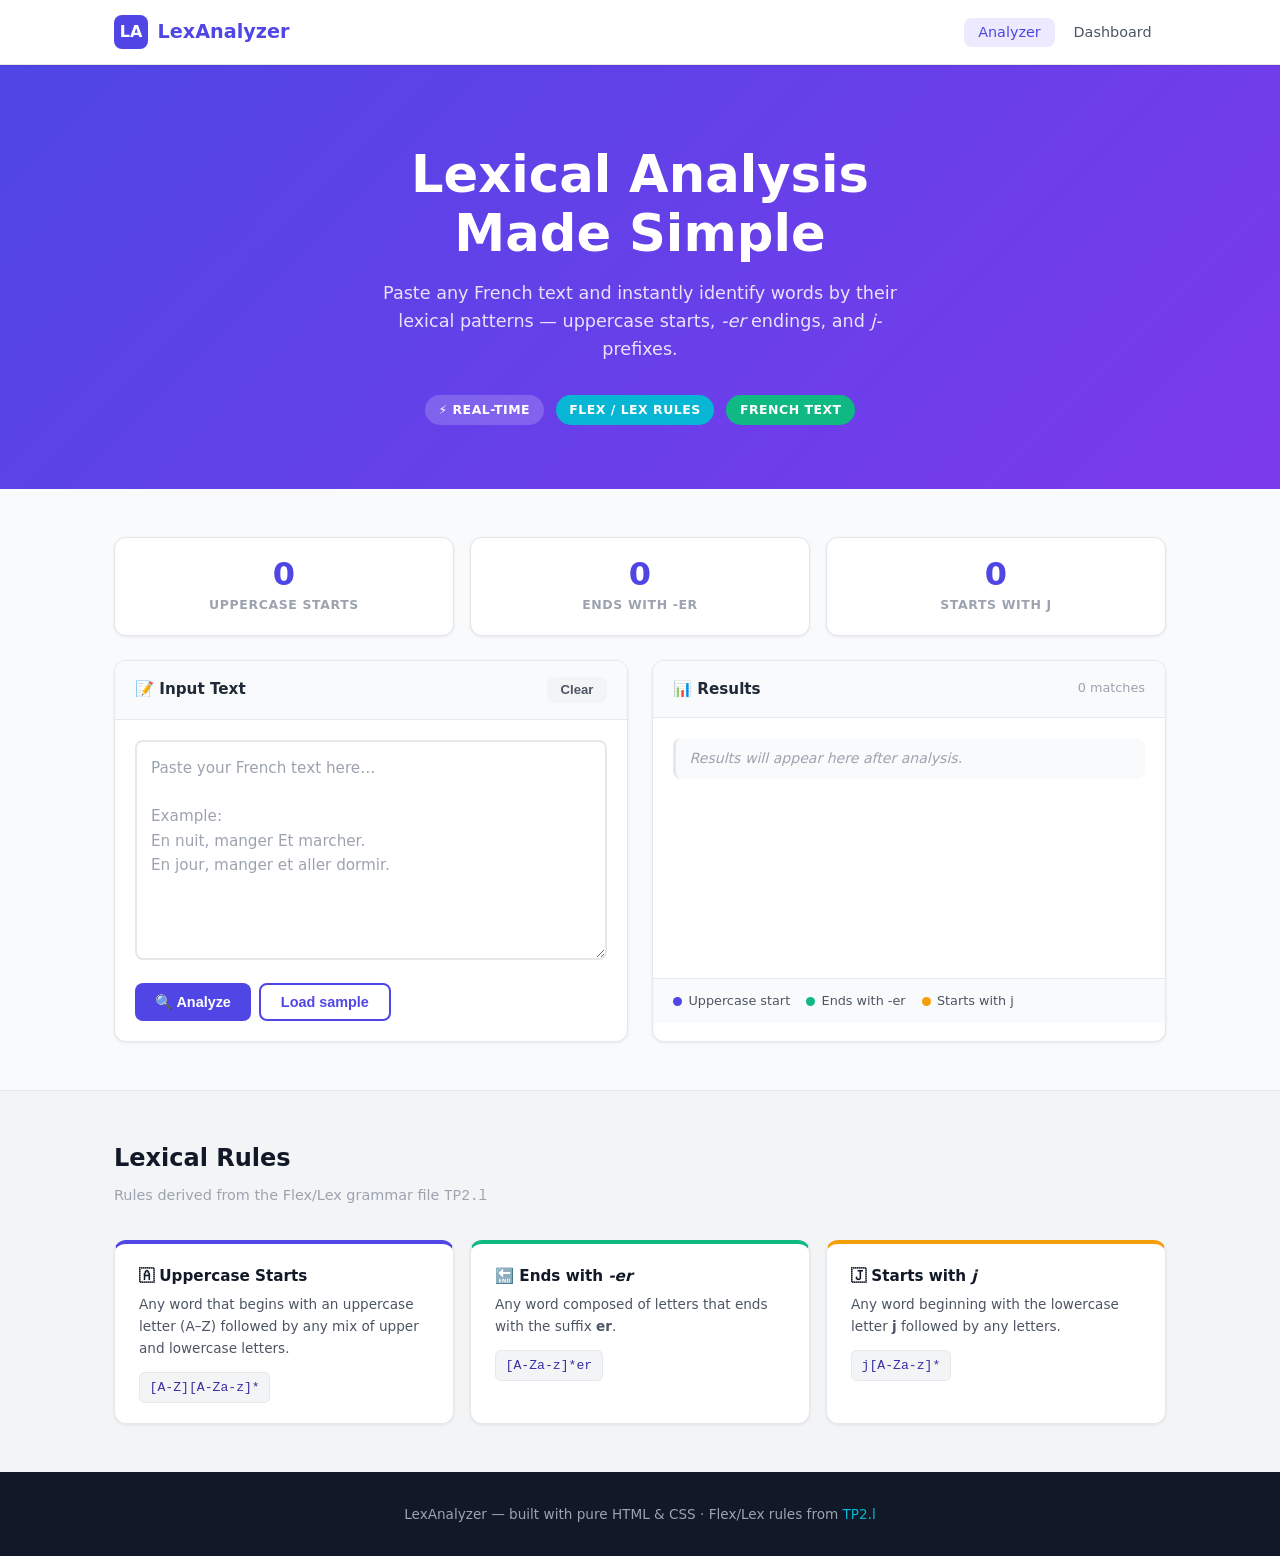
<file: index.html>
<!DOCTYPE html>
<html lang="en">
<head>
  <meta charset="UTF-8" />
  <meta name="viewport" content="width=device-width, initial-scale=1.0" />
  <title>LexAnalyzer — Lexical Analyzer</title>
  <link rel="stylesheet" href="style.css" />
</head>
<body>

  <!-- ===== Navbar ===== -->
  <nav class="navbar">
    <div class="navbar-inner">
      <a href="index.html" class="logo">
        <div class="logo-icon">LA</div>
        LexAnalyzer
      </a>
      <ul class="nav-links">
        <li><a href="index.html" class="active">Analyzer</a></li>
        <li><a href="dashboard.html">Dashboard</a></li>
      </ul>
    </div>
  </nav>

  <!-- ===== Hero ===== -->
  <section class="hero">
    <h1>Lexical Analysis<br>Made Simple</h1>
    <p>Paste any French text and instantly identify words by their lexical patterns — uppercase starts, <em>-er</em> endings, and <em>j-</em> prefixes.</p>
    <div class="hero-badges">
      <span class="badge badge-light">&#x26A1; Real-time</span>
      <span class="badge badge-accent">Flex / Lex rules</span>
      <span class="badge badge-success">French text</span>
    </div>
  </section>

  <!-- ===== Main Analyzer ===== -->
  <section class="section">
    <div class="container">

      <!-- Stats Row -->
      <div class="stats-grid">
        <div class="stat-card">
          <div class="stat-value" id="statCapital">0</div>
          <div class="stat-label">Uppercase starts</div>
        </div>
        <div class="stat-card">
          <div class="stat-value" id="statEr">0</div>
          <div class="stat-label">Ends with -er</div>
        </div>
        <div class="stat-card">
          <div class="stat-value" id="statJ">0</div>
          <div class="stat-label">Starts with j</div>
        </div>
      </div>

      <!-- Analyzer Grid -->
      <div class="analyzer-grid">

        <!-- Input -->
        <div class="card">
          <div class="card-header">
            <h3>&#x1F4DD; Input Text</h3>
            <button class="btn btn-sm btn-secondary" id="btnClear">Clear</button>
          </div>
          <div class="card-body">
            <textarea
              id="inputText"
              placeholder="Paste your French text here…&#10;&#10;Example:&#10;En nuit, manger Et marcher.&#10;En jour, manger et aller dormir."
            ></textarea>
            <div class="btn-group">
              <button class="btn btn-primary" id="btnAnalyze">&#x1F50D; Analyze</button>
              <button class="btn btn-outline" id="btnSample">Load sample</button>
            </div>
          </div>
        </div>

        <!-- Output -->
        <div class="card">
          <div class="card-header">
            <h3>&#x1F4CA; Results</h3>
            <span id="resultCount" style="font-size:.8rem;color:var(--gray-400);">0 matches</span>
          </div>
          <div class="card-body">
            <ul class="results-list" id="resultsList">
              <li class="result-item type-empty">
                <span>Results will appear here after analysis.</span>
              </li>
            </ul>
          </div>
          <div class="legend">
            <span class="legend-item">
              <span class="legend-dot" style="background:var(--primary)"></span> Uppercase start
            </span>
            <span class="legend-item">
              <span class="legend-dot" style="background:var(--success)"></span> Ends with -er
            </span>
            <span class="legend-item">
              <span class="legend-dot" style="background:var(--warning)"></span> Starts with j
            </span>
          </div>
        </div>

      </div>

    </div>
  </section>

  <!-- ===== Rules Section ===== -->
  <section class="section" style="background:var(--gray-100); border-top:1px solid var(--gray-200);">
    <div class="container">
      <h2 class="section-title">Lexical Rules</h2>
      <p class="section-sub">Rules derived from the Flex/Lex grammar file <code>TP2.l</code></p>

      <div class="rules-grid">
        <div class="rule-card">
          <h4>&#x1F1E6; Uppercase Starts</h4>
          <p>Any word that begins with an uppercase letter (A–Z) followed by any mix of upper and lowercase letters.</p>
          <code class="rule-code">[A-Z][A-Za-z]*</code>
        </div>
        <div class="rule-card">
          <h4>&#x1F51A; Ends with <em>-er</em></h4>
          <p>Any word composed of letters that ends with the suffix <strong>er</strong>.</p>
          <code class="rule-code">[A-Za-z]*er</code>
        </div>
        <div class="rule-card">
          <h4>&#x1F1EF; Starts with <em>j</em></h4>
          <p>Any word beginning with the lowercase letter <strong>j</strong> followed by any letters.</p>
          <code class="rule-code">j[A-Za-z]*</code>
        </div>
      </div>
    </div>
  </section>

  <!-- ===== Footer ===== -->
  <footer class="footer">
    <p>LexAnalyzer &mdash; built with pure HTML &amp; CSS &middot; Flex/Lex rules from <a href="#">TP2.l</a></p>
  </footer>

  <script>
    const SAMPLE = `En nuit, manger Et marcher.\nEn jour, manger et aller dormir.`;

    const inputEl   = document.getElementById('inputText');
    const listEl    = document.getElementById('resultsList');
    const countEl   = document.getElementById('resultCount');
    const statCap   = document.getElementById('statCapital');
    const statEr    = document.getElementById('statEr');
    const statJ     = document.getElementById('statJ');

    document.getElementById('btnSample').addEventListener('click', () => {
      inputEl.value = SAMPLE;
    });

    document.getElementById('btnClear').addEventListener('click', () => {
      inputEl.value = '';
      renderEmpty();
    });

    document.getElementById('btnAnalyze').addEventListener('click', analyze);

    function analyze() {
      const text = inputEl.value.trim();
      if (!text) { renderEmpty(); return; }

      const tokens = text.match(/[A-Za-zÀ-ÿ]+/g) || [];
      const results = [];

      tokens.forEach(word => {
        if (/^[A-Z]/.test(word))              results.push({ word, type: 'capital', label: 'Uppercase start' });
        if (/er$/i.test(word))                results.push({ word, type: 'er',      label: 'Ends with -er'  });
        if (/^j/.test(word))                  results.push({ word, type: 'j',       label: 'Starts with j'  });
      });

      const caps = results.filter(r => r.type === 'capital').length;
      const ers  = results.filter(r => r.type === 'er').length;
      const js   = results.filter(r => r.type === 'j').length;

      statCap.textContent = caps;
      statEr.textContent  = ers;
      statJ.textContent   = js;
      countEl.textContent = results.length + ' match' + (results.length !== 1 ? 'es' : '');

      listEl.innerHTML = '';

      if (!results.length) {
        listEl.innerHTML = '<li class="result-item type-empty"><span>No matches found.</span></li>';
        return;
      }

      results.forEach(({ word, type, label }, i) => {
        const li = document.createElement('li');
        li.className = `result-item type-${type}`;
        li.style.animationDelay = (i * 30) + 'ms';
        li.innerHTML = `<span class="result-dot"></span>
          <span><strong>${word}</strong> &mdash; ${label}</span>`;
        listEl.appendChild(li);
      });
    }

    function renderEmpty() {
      statCap.textContent = statEr.textContent = statJ.textContent = '0';
      countEl.textContent = '0 matches';
      listEl.innerHTML = '<li class="result-item type-empty"><span>Results will appear here after analysis.</span></li>';
    }
  </script>
</body>
</html>
</file>
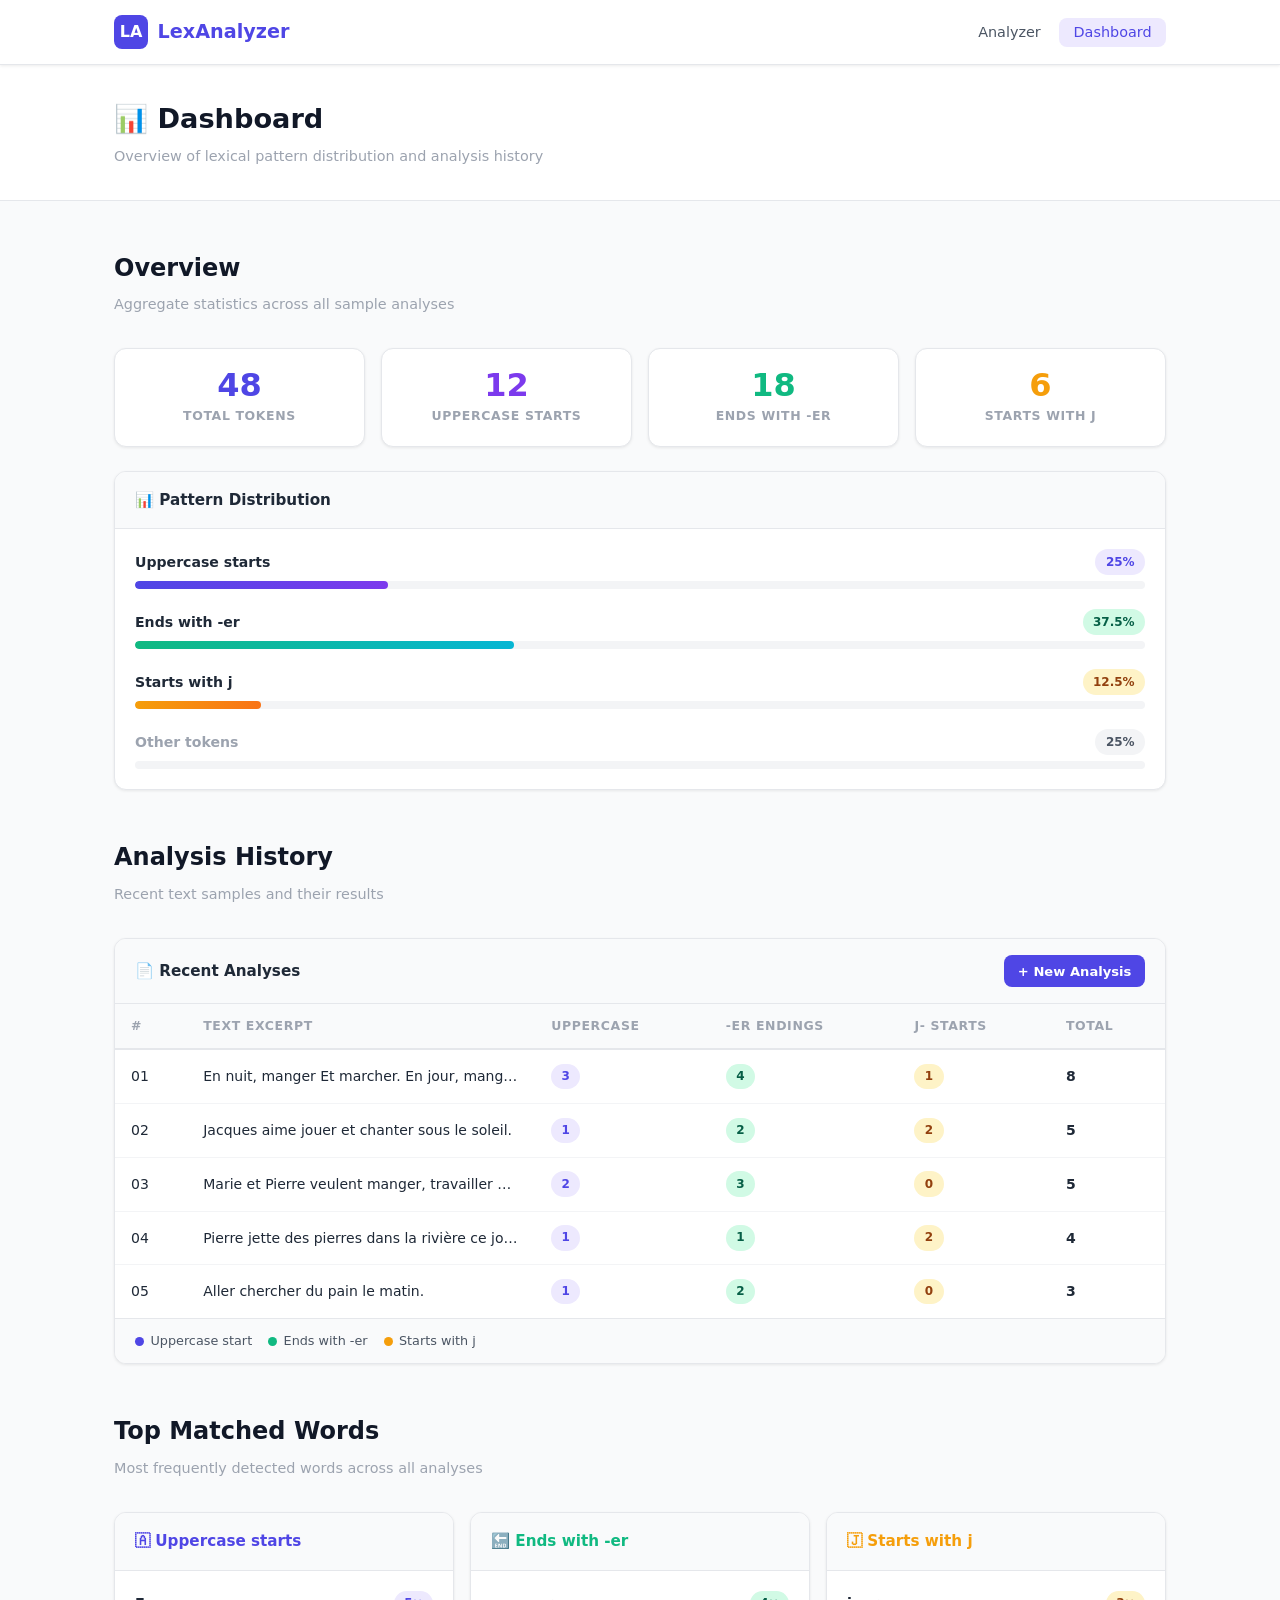
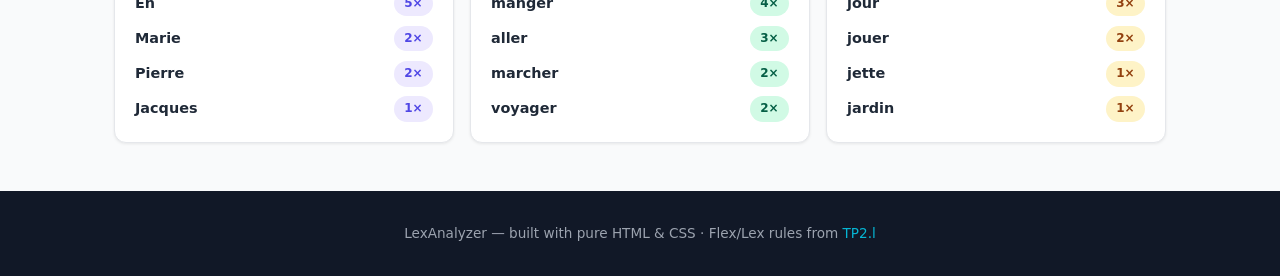
<file: dashboard.html>
<!DOCTYPE html>
<html lang="en">
<head>
  <meta charset="UTF-8" />
  <meta name="viewport" content="width=device-width, initial-scale=1.0" />
  <title>LexAnalyzer — Dashboard</title>
  <link rel="stylesheet" href="style.css" />
</head>
<body>

  <!-- ===== Navbar ===== -->
  <nav class="navbar">
    <div class="navbar-inner">
      <a href="index.html" class="logo">
        <div class="logo-icon">LA</div>
        LexAnalyzer
      </a>
      <ul class="nav-links">
        <li><a href="index.html">Analyzer</a></li>
        <li><a href="dashboard.html" class="active">Dashboard</a></li>
      </ul>
    </div>
  </nav>

  <!-- ===== Page Header ===== -->
  <div class="page-header">
    <div class="container">
      <h2>&#x1F4CA; Dashboard</h2>
      <p>Overview of lexical pattern distribution and analysis history</p>
    </div>
  </div>

  <!-- ===== Overview Stats ===== -->
  <section class="section">
    <div class="container">
      <h2 class="section-title">Overview</h2>
      <p class="section-sub">Aggregate statistics across all sample analyses</p>

      <div class="stats-grid" style="grid-template-columns: repeat(4, 1fr);">
        <div class="stat-card">
          <div class="stat-value" style="color:var(--primary)">48</div>
          <div class="stat-label">Total Tokens</div>
        </div>
        <div class="stat-card">
          <div class="stat-value" style="color:#7c3aed">12</div>
          <div class="stat-label">Uppercase Starts</div>
        </div>
        <div class="stat-card">
          <div class="stat-value" style="color:var(--success)">18</div>
          <div class="stat-label">Ends with -er</div>
        </div>
        <div class="stat-card">
          <div class="stat-value" style="color:var(--warning)">6</div>
          <div class="stat-label">Starts with j</div>
        </div>
      </div>

      <!-- Distribution bars -->
      <div class="card">
        <div class="card-header">
          <h3>&#x1F4CA; Pattern Distribution</h3>
        </div>
        <div class="card-body" style="display:flex; flex-direction:column; gap:1.25rem;">

          <div>
            <div class="flex justify-between items-center mb-2" style="margin-bottom:.4rem;">
              <span style="font-size:.88rem; font-weight:600;">Uppercase starts</span>
              <span class="pill pill-primary">25%</span>
            </div>
            <div class="progress-bar-wrap">
              <div class="progress-bar" style="width:25%; background:linear-gradient(90deg,var(--primary),#7c3aed);"></div>
            </div>
          </div>

          <div>
            <div class="flex justify-between items-center" style="margin-bottom:.4rem;">
              <span style="font-size:.88rem; font-weight:600;">Ends with -er</span>
              <span class="pill pill-success">37.5%</span>
            </div>
            <div class="progress-bar-wrap">
              <div class="progress-bar" style="width:37.5%; background:linear-gradient(90deg,var(--success),var(--accent));"></div>
            </div>
          </div>

          <div>
            <div class="flex justify-between items-center" style="margin-bottom:.4rem;">
              <span style="font-size:.88rem; font-weight:600;">Starts with j</span>
              <span class="pill pill-warning">12.5%</span>
            </div>
            <div class="progress-bar-wrap">
              <div class="progress-bar" style="width:12.5%; background:linear-gradient(90deg,var(--warning),#f97316);"></div>
            </div>
          </div>

          <div>
            <div class="flex justify-between items-center" style="margin-bottom:.4rem;">
              <span style="font-size:.88rem; font-weight:600; color:var(--gray-400);">Other tokens</span>
              <span class="pill" style="background:var(--gray-100);color:var(--gray-600);">25%</span>
            </div>
            <div class="progress-bar-wrap">
              <div class="progress-bar" style="width:25%; background:var(--gray-300);"></div>
            </div>
          </div>

        </div>
      </div>
    </div>
  </section>

  <!-- ===== History Table ===== -->
  <section class="section" style="padding-top:0;">
    <div class="container">
      <h2 class="section-title">Analysis History</h2>
      <p class="section-sub">Recent text samples and their results</p>

      <div class="card">
        <div class="card-header">
          <h3>&#x1F4C4; Recent Analyses</h3>
          <a href="index.html" class="btn btn-sm btn-primary">+ New Analysis</a>
        </div>
        <div style="overflow-x:auto;">
          <table class="history-table">
            <thead>
              <tr>
                <th>#</th>
                <th>Text Excerpt</th>
                <th>Uppercase</th>
                <th>-er Endings</th>
                <th>j- Starts</th>
                <th>Total</th>
              </tr>
            </thead>
            <tbody>
              <tr>
                <td>01</td>
                <td style="max-width:240px; overflow:hidden; text-overflow:ellipsis; white-space:nowrap;">
                  En nuit, manger Et marcher. En jour, manger et aller dormir.
                </td>
                <td><span class="pill pill-primary">3</span></td>
                <td><span class="pill pill-success">4</span></td>
                <td><span class="pill pill-warning">1</span></td>
                <td><strong>8</strong></td>
              </tr>
              <tr>
                <td>02</td>
                <td style="max-width:240px; overflow:hidden; text-overflow:ellipsis; white-space:nowrap;">
                  Jacques aime jouer et chanter sous le soleil.
                </td>
                <td><span class="pill pill-primary">1</span></td>
                <td><span class="pill pill-success">2</span></td>
                <td><span class="pill pill-warning">2</span></td>
                <td><strong>5</strong></td>
              </tr>
              <tr>
                <td>03</td>
                <td style="max-width:240px; overflow:hidden; text-overflow:ellipsis; white-space:nowrap;">
                  Marie et Pierre veulent manger, travailler et voyager.
                </td>
                <td><span class="pill pill-primary">2</span></td>
                <td><span class="pill pill-success">3</span></td>
                <td><span class="pill pill-warning">0</span></td>
                <td><strong>5</strong></td>
              </tr>
              <tr>
                <td>04</td>
                <td style="max-width:240px; overflow:hidden; text-overflow:ellipsis; white-space:nowrap;">
                  Pierre jette des pierres dans la rivière ce jour.
                </td>
                <td><span class="pill pill-primary">1</span></td>
                <td><span class="pill pill-success">1</span></td>
                <td><span class="pill pill-warning">2</span></td>
                <td><strong>4</strong></td>
              </tr>
              <tr>
                <td>05</td>
                <td style="max-width:240px; overflow:hidden; text-overflow:ellipsis; white-space:nowrap;">
                  Aller chercher du pain le matin.
                </td>
                <td><span class="pill pill-primary">1</span></td>
                <td><span class="pill pill-success">2</span></td>
                <td><span class="pill pill-warning">0</span></td>
                <td><strong>3</strong></td>
              </tr>
            </tbody>
          </table>
        </div>
        <div class="legend">
          <span class="legend-item">
            <span class="legend-dot" style="background:var(--primary)"></span> Uppercase start
          </span>
          <span class="legend-item">
            <span class="legend-dot" style="background:var(--success)"></span> Ends with -er
          </span>
          <span class="legend-item">
            <span class="legend-dot" style="background:var(--warning)"></span> Starts with j
          </span>
        </div>
      </div>
    </div>
  </section>

  <!-- ===== Top Matched Words ===== -->
  <section class="section" style="padding-top:0; padding-bottom:3rem;">
    <div class="container">
      <h2 class="section-title">Top Matched Words</h2>
      <p class="section-sub">Most frequently detected words across all analyses</p>

      <div class="rules-grid">

        <div class="card">
          <div class="card-header"><h3 style="color:var(--primary)">&#x1F1E6; Uppercase starts</h3></div>
          <div class="card-body" style="display:flex;flex-direction:column;gap:.6rem;">
            <div class="flex justify-between items-center">
              <span style="font-size:.9rem;font-weight:600;">En</span>
              <span class="pill pill-primary">5×</span>
            </div>
            <div class="flex justify-between items-center">
              <span style="font-size:.9rem;font-weight:600;">Marie</span>
              <span class="pill pill-primary">2×</span>
            </div>
            <div class="flex justify-between items-center">
              <span style="font-size:.9rem;font-weight:600;">Pierre</span>
              <span class="pill pill-primary">2×</span>
            </div>
            <div class="flex justify-between items-center">
              <span style="font-size:.9rem;font-weight:600;">Jacques</span>
              <span class="pill pill-primary">1×</span>
            </div>
          </div>
        </div>

        <div class="card">
          <div class="card-header"><h3 style="color:var(--success)">&#x1F51A; Ends with -er</h3></div>
          <div class="card-body" style="display:flex;flex-direction:column;gap:.6rem;">
            <div class="flex justify-between items-center">
              <span style="font-size:.9rem;font-weight:600;">manger</span>
              <span class="pill pill-success">4×</span>
            </div>
            <div class="flex justify-between items-center">
              <span style="font-size:.9rem;font-weight:600;">aller</span>
              <span class="pill pill-success">3×</span>
            </div>
            <div class="flex justify-between items-center">
              <span style="font-size:.9rem;font-weight:600;">marcher</span>
              <span class="pill pill-success">2×</span>
            </div>
            <div class="flex justify-between items-center">
              <span style="font-size:.9rem;font-weight:600;">voyager</span>
              <span class="pill pill-success">2×</span>
            </div>
          </div>
        </div>

        <div class="card">
          <div class="card-header"><h3 style="color:var(--warning)">&#x1F1EF; Starts with j</h3></div>
          <div class="card-body" style="display:flex;flex-direction:column;gap:.6rem;">
            <div class="flex justify-between items-center">
              <span style="font-size:.9rem;font-weight:600;">jour</span>
              <span class="pill pill-warning">3×</span>
            </div>
            <div class="flex justify-between items-center">
              <span style="font-size:.9rem;font-weight:600;">jouer</span>
              <span class="pill pill-warning">2×</span>
            </div>
            <div class="flex justify-between items-center">
              <span style="font-size:.9rem;font-weight:600;">jette</span>
              <span class="pill pill-warning">1×</span>
            </div>
            <div class="flex justify-between items-center">
              <span style="font-size:.9rem;font-weight:600;">jardin</span>
              <span class="pill pill-warning">1×</span>
            </div>
          </div>
        </div>

      </div>
    </div>
  </section>

  <!-- ===== Footer ===== -->
  <footer class="footer">
    <p>LexAnalyzer &mdash; built with pure HTML &amp; CSS &middot; Flex/Lex rules from <a href="#">TP2.l</a></p>
  </footer>

</body>
</html>
</file>
<file: style.css>
/* ===== Reset & Base ===== */
*, *::before, *::after {
  box-sizing: border-box;
  margin: 0;
  padding: 0;
}

:root {
  --primary:      #4f46e5;
  --primary-dark: #3730a3;
  --primary-light:#ede9fe;
  --accent:       #06b6d4;
  --success:      #10b981;
  --warning:      #f59e0b;
  --danger:       #ef4444;
  --gray-50:      #f9fafb;
  --gray-100:     #f3f4f6;
  --gray-200:     #e5e7eb;
  --gray-400:     #9ca3af;
  --gray-600:     #4b5563;
  --gray-800:     #1f2937;
  --gray-900:     #111827;
  --white:        #ffffff;
  --radius:       0.75rem;
  --shadow-sm:    0 1px 3px rgba(0,0,0,.08);
  --shadow:       0 4px 16px rgba(0,0,0,.12);
  --shadow-lg:    0 10px 40px rgba(0,0,0,.16);
  --transition:   0.2s ease;
  --font:         'Segoe UI', system-ui, -apple-system, sans-serif;
}

html { scroll-behavior: smooth; }

body {
  font-family: var(--font);
  background: var(--gray-50);
  color: var(--gray-800);
  min-height: 100vh;
  line-height: 1.6;
}

a { color: inherit; text-decoration: none; }

/* ===== Navbar ===== */
.navbar {
  position: sticky;
  top: 0;
  z-index: 100;
  background: var(--white);
  border-bottom: 1px solid var(--gray-200);
  box-shadow: var(--shadow-sm);
}

.navbar-inner {
  max-width: 1100px;
  margin: 0 auto;
  padding: 0 1.5rem;
  height: 64px;
  display: flex;
  align-items: center;
  justify-content: space-between;
}

.logo {
  display: flex;
  align-items: center;
  gap: 0.6rem;
  font-weight: 700;
  font-size: 1.2rem;
  color: var(--primary);
}

.logo-icon {
  width: 34px;
  height: 34px;
  background: var(--primary);
  border-radius: 8px;
  display: flex;
  align-items: center;
  justify-content: center;
  color: var(--white);
  font-size: 1rem;
  font-weight: 800;
}

.nav-links {
  display: flex;
  align-items: center;
  gap: 0.25rem;
  list-style: none;
}

.nav-links a {
  padding: 0.4rem 0.9rem;
  border-radius: 0.5rem;
  font-size: 0.9rem;
  font-weight: 500;
  color: var(--gray-600);
  transition: background var(--transition), color var(--transition);
}

.nav-links a:hover,
.nav-links a.active {
  background: var(--primary-light);
  color: var(--primary);
}

/* ===== Hero ===== */
.hero {
  background: linear-gradient(135deg, var(--primary) 0%, #7c3aed 100%);
  color: var(--white);
  padding: 5rem 1.5rem 4rem;
  text-align: center;
}

.hero h1 {
  font-size: clamp(2rem, 5vw, 3.2rem);
  font-weight: 800;
  line-height: 1.15;
  margin-bottom: 1rem;
}

.hero p {
  font-size: 1.1rem;
  opacity: .85;
  max-width: 560px;
  margin: 0 auto 2rem;
}

.hero-badges {
  display: flex;
  justify-content: center;
  gap: 0.75rem;
  flex-wrap: wrap;
}

.badge {
  padding: 0.3rem 0.85rem;
  border-radius: 999px;
  font-size: 0.78rem;
  font-weight: 600;
  text-transform: uppercase;
  letter-spacing: .04em;
}

.badge-light  { background: rgba(255,255,255,.18); color: var(--white); }
.badge-accent { background: var(--accent); color: var(--white); }
.badge-success{ background: var(--success); color: var(--white); }

/* ===== Layout ===== */
.container {
  max-width: 1100px;
  margin: 0 auto;
  padding: 0 1.5rem;
}

.section { padding: 3rem 0; }
.section-title {
  font-size: 1.5rem;
  font-weight: 700;
  color: var(--gray-900);
  margin-bottom: 0.4rem;
}
.section-sub {
  color: var(--gray-400);
  font-size: 0.9rem;
  margin-bottom: 2rem;
}

/* ===== Cards ===== */
.card {
  background: var(--white);
  border: 1px solid var(--gray-200);
  border-radius: var(--radius);
  box-shadow: var(--shadow-sm);
  overflow: hidden;
}

.card-header {
  padding: 1rem 1.25rem;
  border-bottom: 1px solid var(--gray-200);
  display: flex;
  align-items: center;
  justify-content: space-between;
  background: var(--gray-50);
}

.card-header h3 {
  font-size: 0.95rem;
  font-weight: 600;
  color: var(--gray-800);
  display: flex;
  align-items: center;
  gap: 0.5rem;
}

.card-body { padding: 1.25rem; }

/* ===== Analyzer Layout ===== */
.analyzer-grid {
  display: grid;
  grid-template-columns: 1fr 1fr;
  gap: 1.5rem;
}

@media (max-width: 720px) {
  .analyzer-grid { grid-template-columns: 1fr; }
  .stats-grid    { grid-template-columns: 1fr 1fr; }
}

/* ===== Textarea ===== */
textarea {
  width: 100%;
  min-height: 220px;
  resize: vertical;
  border: 2px solid var(--gray-200);
  border-radius: 0.5rem;
  padding: 0.875rem;
  font-family: var(--font);
  font-size: 0.95rem;
  line-height: 1.6;
  color: var(--gray-800);
  background: var(--white);
  transition: border-color var(--transition), box-shadow var(--transition);
  outline: none;
}

textarea:focus {
  border-color: var(--primary);
  box-shadow: 0 0 0 3px rgba(79,70,229,.15);
}

textarea::placeholder { color: var(--gray-400); }

/* ===== Buttons ===== */
.btn {
  display: inline-flex;
  align-items: center;
  gap: 0.45rem;
  padding: 0.55rem 1.25rem;
  border-radius: 0.5rem;
  font-size: 0.9rem;
  font-weight: 600;
  border: none;
  cursor: pointer;
  transition: background var(--transition), transform var(--transition), box-shadow var(--transition);
}

.btn:active { transform: scale(.97); }

.btn-primary {
  background: var(--primary);
  color: var(--white);
}
.btn-primary:hover { background: var(--primary-dark); box-shadow: 0 4px 12px rgba(79,70,229,.35); }

.btn-secondary {
  background: var(--gray-100);
  color: var(--gray-600);
}
.btn-secondary:hover { background: var(--gray-200); }

.btn-outline {
  background: transparent;
  color: var(--primary);
  border: 2px solid var(--primary);
}
.btn-outline:hover { background: var(--primary-light); }

.btn-sm { padding: 0.35rem 0.85rem; font-size: 0.82rem; }

.btn-group {
  display: flex;
  gap: 0.5rem;
  flex-wrap: wrap;
  margin-top: 1rem;
}

/* ===== Results List ===== */
.results-list {
  list-style: none;
  display: flex;
  flex-direction: column;
  gap: 0.5rem;
  min-height: 220px;
}

.result-item {
  display: flex;
  align-items: flex-start;
  gap: 0.65rem;
  padding: 0.65rem 0.85rem;
  border-radius: 0.5rem;
  font-size: 0.88rem;
  line-height: 1.45;
  border-left: 3px solid transparent;
  background: var(--gray-50);
  animation: fadeSlide .25s ease both;
}

@keyframes fadeSlide {
  from { opacity: 0; transform: translateY(6px); }
  to   { opacity: 1; transform: translateY(0);   }
}

.result-item.type-capital   { border-color: var(--primary); background: var(--primary-light); }
.result-item.type-er        { border-color: var(--success);  background: #d1fae5; }
.result-item.type-j         { border-color: var(--warning);  background: #fef3c7; }
.result-item.type-empty     { border-color: var(--gray-200); color: var(--gray-400); font-style: italic; }

.result-dot {
  flex-shrink: 0;
  width: 8px;
  height: 8px;
  border-radius: 50%;
  margin-top: 0.35rem;
}
.type-capital .result-dot { background: var(--primary); }
.type-er      .result-dot { background: var(--success); }
.type-j       .result-dot { background: var(--warning); }

/* ===== Stats Grid ===== */
.stats-grid {
  display: grid;
  grid-template-columns: repeat(3, 1fr);
  gap: 1rem;
  margin-bottom: 1.5rem;
}

.stat-card {
  background: var(--white);
  border: 1px solid var(--gray-200);
  border-radius: var(--radius);
  padding: 1.25rem;
  text-align: center;
  box-shadow: var(--shadow-sm);
}

.stat-value {
  font-size: 2rem;
  font-weight: 800;
  color: var(--primary);
  line-height: 1;
  margin-bottom: 0.3rem;
}

.stat-label {
  font-size: 0.78rem;
  color: var(--gray-400);
  text-transform: uppercase;
  letter-spacing: .05em;
  font-weight: 600;
}

/* ===== Legend ===== */
.legend {
  display: flex;
  gap: 1rem;
  flex-wrap: wrap;
  padding: 0.75rem 1.25rem;
  background: var(--gray-50);
  border-top: 1px solid var(--gray-200);
}

.legend-item {
  display: flex;
  align-items: center;
  gap: 0.4rem;
  font-size: 0.8rem;
  color: var(--gray-600);
  font-weight: 500;
}

.legend-dot {
  width: 9px;
  height: 9px;
  border-radius: 50%;
  flex-shrink: 0;
}

/* ===== Rules Table ===== */
.rules-grid {
  display: grid;
  grid-template-columns: repeat(auto-fill, minmax(280px, 1fr));
  gap: 1rem;
}

.rule-card {
  background: var(--white);
  border: 1px solid var(--gray-200);
  border-radius: var(--radius);
  padding: 1.25rem 1.5rem;
  box-shadow: var(--shadow-sm);
  border-top: 4px solid var(--primary);
  transition: box-shadow var(--transition), transform var(--transition);
}

.rule-card:nth-child(2) { border-top-color: var(--success); }
.rule-card:nth-child(3) { border-top-color: var(--warning); }

.rule-card:hover {
  box-shadow: var(--shadow);
  transform: translateY(-2px);
}

.rule-card h4 {
  font-size: 0.95rem;
  font-weight: 700;
  margin-bottom: 0.4rem;
  color: var(--gray-900);
}

.rule-card p {
  font-size: 0.85rem;
  color: var(--gray-600);
  margin-bottom: 0.75rem;
}

.rule-code {
  display: inline-block;
  background: var(--gray-100);
  border: 1px solid var(--gray-200);
  border-radius: 0.35rem;
  padding: 0.25rem 0.6rem;
  font-family: 'Courier New', monospace;
  font-size: 0.82rem;
  color: var(--primary-dark);
}

/* ===== Footer ===== */
.footer {
  background: var(--gray-900);
  color: var(--gray-400);
  text-align: center;
  padding: 2rem 1.5rem;
  font-size: 0.85rem;
}

.footer a { color: var(--accent); }

/* ===== Dashboard-specific ===== */
.page-header {
  background: var(--white);
  border-bottom: 1px solid var(--gray-200);
  padding: 2rem 1.5rem;
}

.page-header h2 {
  font-size: 1.7rem;
  font-weight: 800;
  color: var(--gray-900);
}

.page-header p {
  color: var(--gray-400);
  margin-top: 0.25rem;
  font-size: 0.9rem;
}

.history-table {
  width: 100%;
  border-collapse: collapse;
  font-size: 0.875rem;
}

.history-table th {
  text-align: left;
  padding: 0.75rem 1rem;
  border-bottom: 2px solid var(--gray-200);
  font-size: 0.78rem;
  text-transform: uppercase;
  letter-spacing: .05em;
  color: var(--gray-400);
  font-weight: 600;
  background: var(--gray-50);
}

.history-table td {
  padding: 0.85rem 1rem;
  border-bottom: 1px solid var(--gray-100);
  color: var(--gray-700);
  vertical-align: middle;
}

.history-table tr:last-child td { border-bottom: none; }

.history-table tr:hover td { background: var(--gray-50); }

.pill {
  display: inline-block;
  padding: 0.2rem 0.65rem;
  border-radius: 999px;
  font-size: 0.75rem;
  font-weight: 600;
}

.pill-primary { background: var(--primary-light); color: var(--primary); }
.pill-success { background: #d1fae5; color: #065f46; }
.pill-warning { background: #fef3c7; color: #92400e; }

/* ===== Progress Bar ===== */
.progress-bar-wrap {
  background: var(--gray-100);
  border-radius: 999px;
  height: 8px;
  overflow: hidden;
}

.progress-bar {
  height: 100%;
  border-radius: 999px;
  background: linear-gradient(90deg, var(--primary), var(--accent));
  transition: width 0.8s ease;
}

/* ===== Utilities ===== */
.text-center { text-align: center; }
.mt-1  { margin-top: 0.5rem; }
.mt-2  { margin-top: 1rem; }
.mb-2  { margin-bottom: 1rem; }
.gap-1 { gap: 0.5rem; }
.flex  { display: flex; }
.items-center { align-items: center; }
.justify-between { justify-content: space-between; }
.w-full { width: 100%; }
.hidden { display: none; }
</file>
